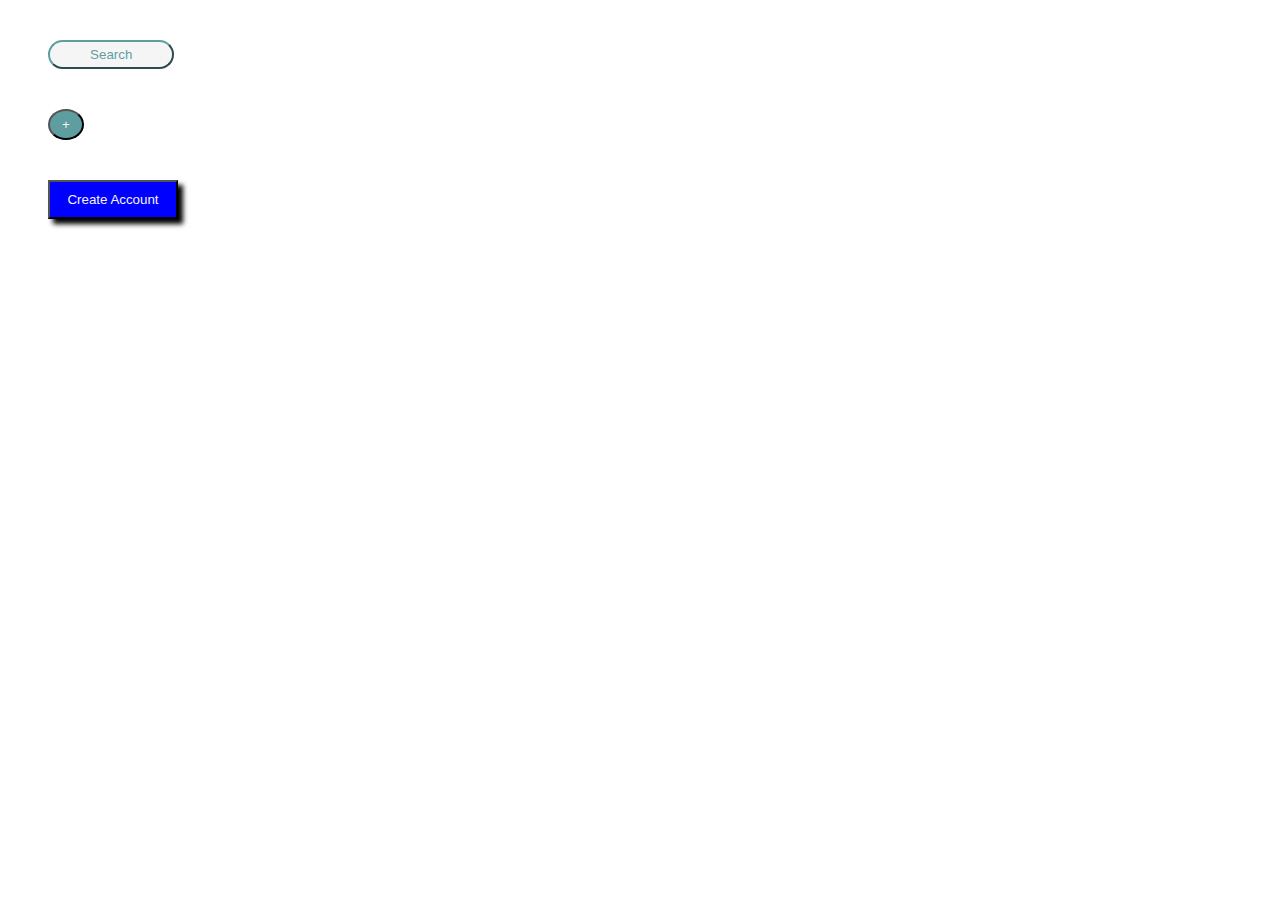
<file: ButtonUp/index.html>
<!DOCTYPE html>
<html lang="en">
<head>
    <meta charset="UTF-8">
    <meta http-equiv="X-UA-Compatible" content="IE=edge">
    <meta name="viewport" content="width=device-width, initial-scale=1.0">
    <link rel="stylesheet" href="style.css">
    <title>Button Up</title>
</head>
<body>
    <button class="width">Search</button>
    <button class="radius">+</button>
    <button class="largerWidth">Create Account</button>
    
     
</body>
</html>
</file>
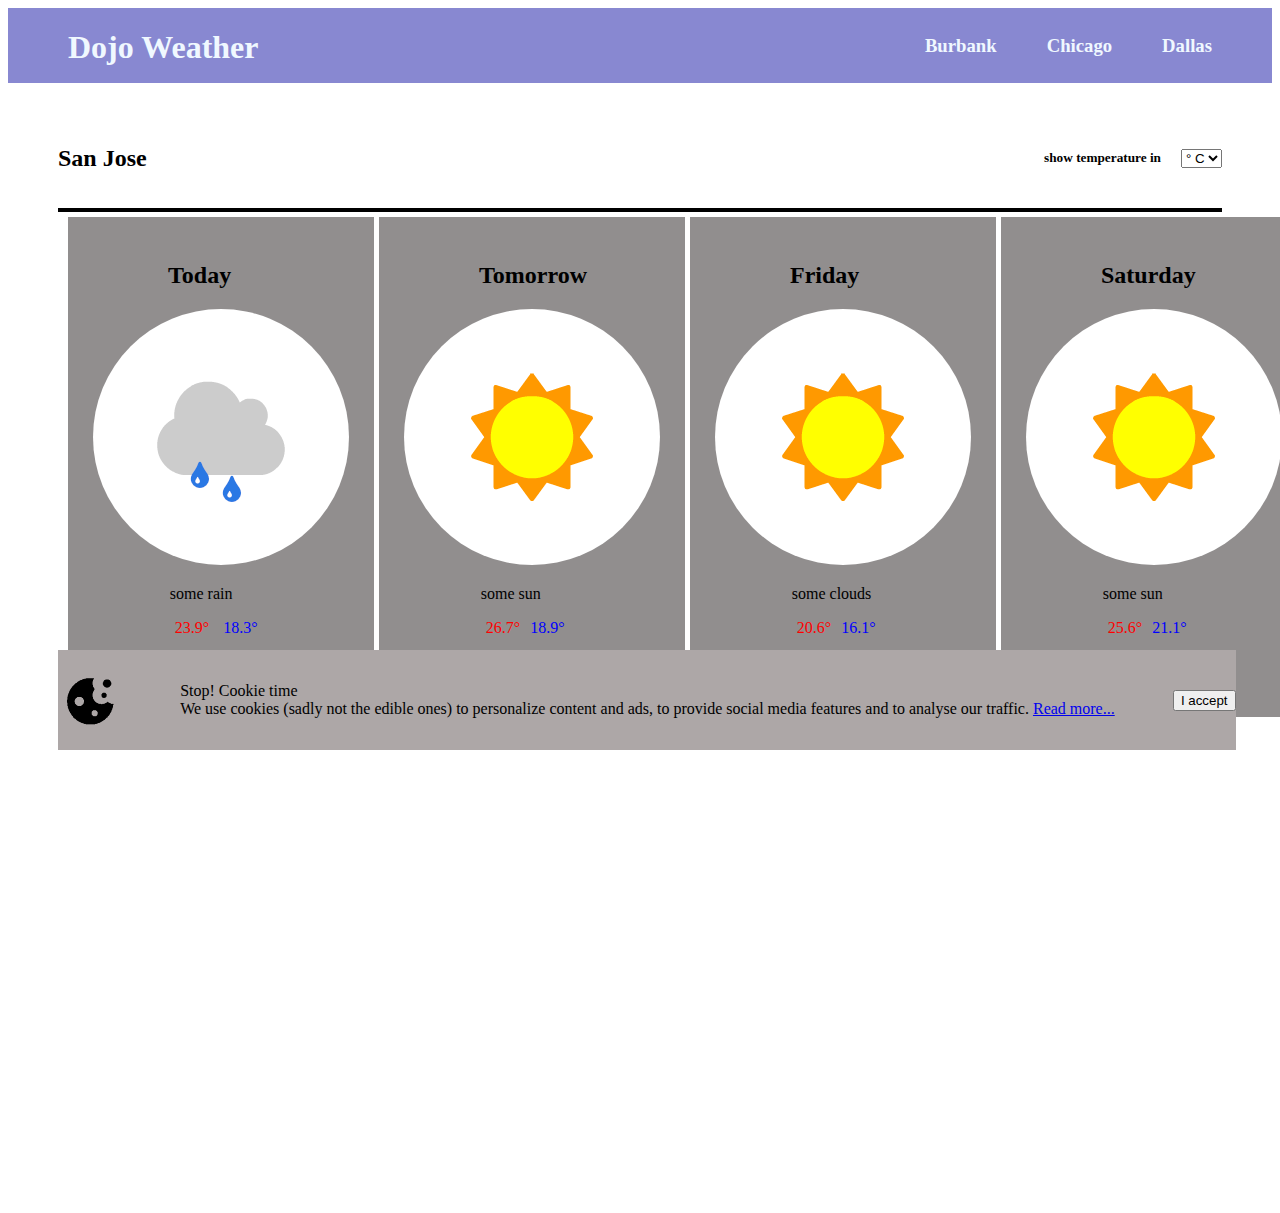
<file: DojoWeather/index.html>
<!DOCTYPE html>
<html lang="en">
<head>
    <meta charset="UTF-8">
    <meta http-equiv="X-UA-Compatible" content="IE=edge">
    <meta name="viewport" content="width=device-width, initial-scale=1.0">
    <title>Dojo Weather</title>
    <link rel="stylesheet" href="style.css">
</head>
<body>
    <div class="nav">
        <div class="navLeft">
            <h1>Dojo Weather</h1>
        </div>
        <div class="navRight">
            <h3 onclick="alertIcon()">Burbank</h3>
            <h3 onclick="alertIcon()">Chicago</h3>
            <h3 onclick="alertIcon()">Dallas</h3>
        </div>
    </div>
    <div class="container">
        <div class="title">
            <div class="leftSide">
                <h2>San Jose</h2></div>
            <div class="rightSide">
                <h5>show temperature in </h5>
                <select name="Temperature" id="temperature">
                    <option value="Celcius">&deg; C</option>
                    <option value="Farenheit">&deg; F</option>
                </select>
            </div>
        </div>
        <div class="weatherBlocks">
            <div class="Today">
                <h2>Today</h2>
                <img src="imgs/some_rain.png" alt="clouds and rain">
                <p>some rain</p>
                <p><span class = red>23.9&deg; </span><span>18.3&deg;</span></p>
            </div>
            <div class="Today">
                <h2>Tomorrow</h2>
                <img src="imgs/some_sun.png" alt="sunny">
                <p>some sun</p>
                <p><span class = red>26.7&deg;</span><span>18.9&deg;</span></p>
            </div>
            <div class="Today">
                <h2>Friday</h2>
                <img src="imgs/some_sun.png" alt="sunny">
                <p>some clouds</p>
                <p><span class = red>20.6&deg;</span><span>16.1&deg;</span></p>
            </div>
            <div class="Today">
                <h2>Saturday</h2>
                <img src="imgs/some_sun.png" alt="sunny">
                <p>some sun</p>
                <p><span class = red>25.6&deg;</span><span>21.1&deg;</span></p>
            </div>
        </div>
        <div id="cookie">
            <img src="imgs/cookie.png" alt="cookie icon">
            <p>Stop! Cookie time<br>
            We use cookies (sadly not the edible ones) to personalize content and ads, to provide social media features and to analyse our traffic. <a href="Read More">Read more...</a></p>
            <button onclick="cookieRemove()" type="text">I accept</button>
        </div>
    </div>
<script src="script.js"></script>
</body>
</html>
</file>
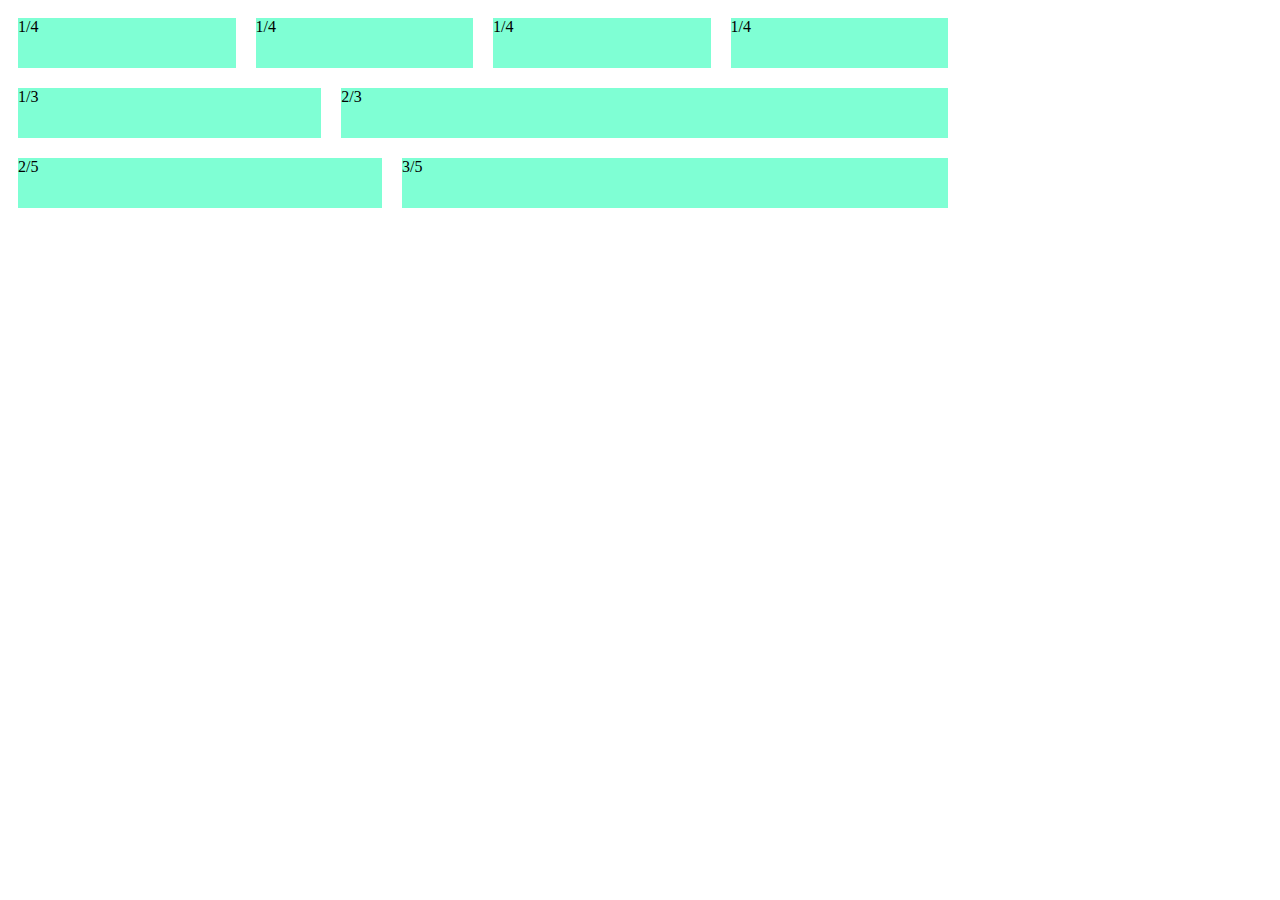
<file: FLEX-ibleColumns/index.html>
<!DOCTYPE html>
<html lang="en">
<head>
    <meta charset="UTF-8">
    <meta http-equiv="X-UA-Compatible" content="IE=edge">
    <meta name="viewport" content="width=device-width, initial-scale=1.0">
    <title>Flexible Columns</title>
    <link rel="stylesheet" href="style.css">
</head>
<body>
    <div class="row">
        <div class="col">1/4</div>
        <div class="col">1/4</div>
        <div class="col">1/4</div>
        <div class="col">1/4</div>
    </div>
    <div class="row">
        <div class="col1">1/3</div>
        <div class="col2">2/3</div>
    </div>
    <div class="row">
        <div class="col2">2/5</div>
        <div class="col3">3/5</div>
    </div>
</body>
</html>
</file>
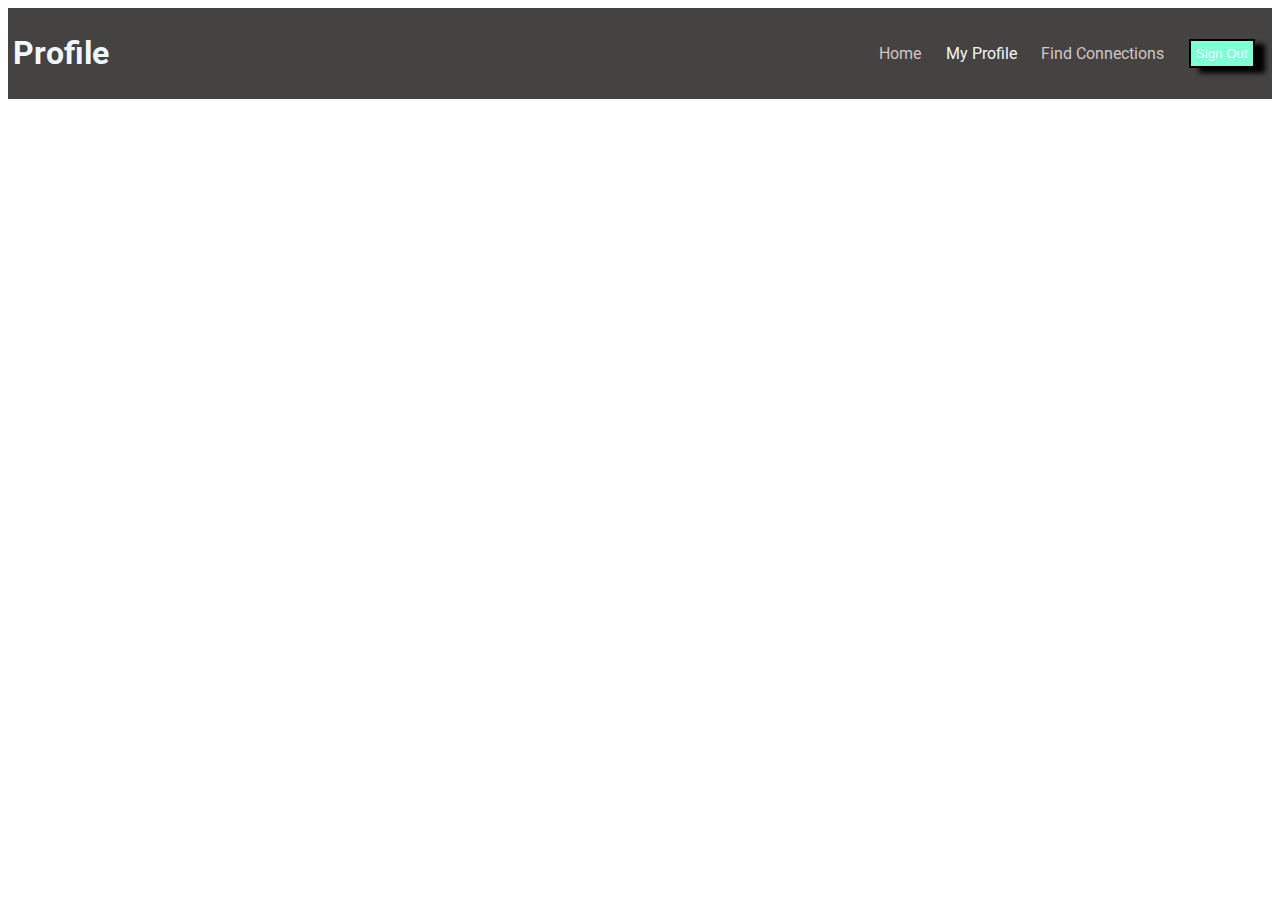
<file: FlexNavbar/index.html>
<!DOCTYPE html>
<html lang="en">
<head>
    <meta charset="UTF-8">
    <meta http-equiv="X-UA-Compatible" content="IE=edge">
    <meta name="viewport" content="width=device-width, initial-scale=1.0">
    <link rel="preconnect" href="https://fonts.gstatic.com">
    <link href="https://fonts.googleapis.com/css2?family=Roboto&display=swap" rel="stylesheet">
    <title>FlexNavbar</title>
    <link rel="stylesheet" href="style.css">
</head>
<body>
    <div class="nav">
        <span>
            <h1 class="nav-title">Profile</h1>
        </span>
        <ul class="nav-links">
            <li><a href="#">Home</a></li>
            <li id= "white"><a href="#" class="active">My Profile</a></li>
            <li><a href="#">Find Connections</a></li>
            <li><button class="btn">Sign Out</button></li>
        </ul>
    </div>
</body>
</html>
</file>
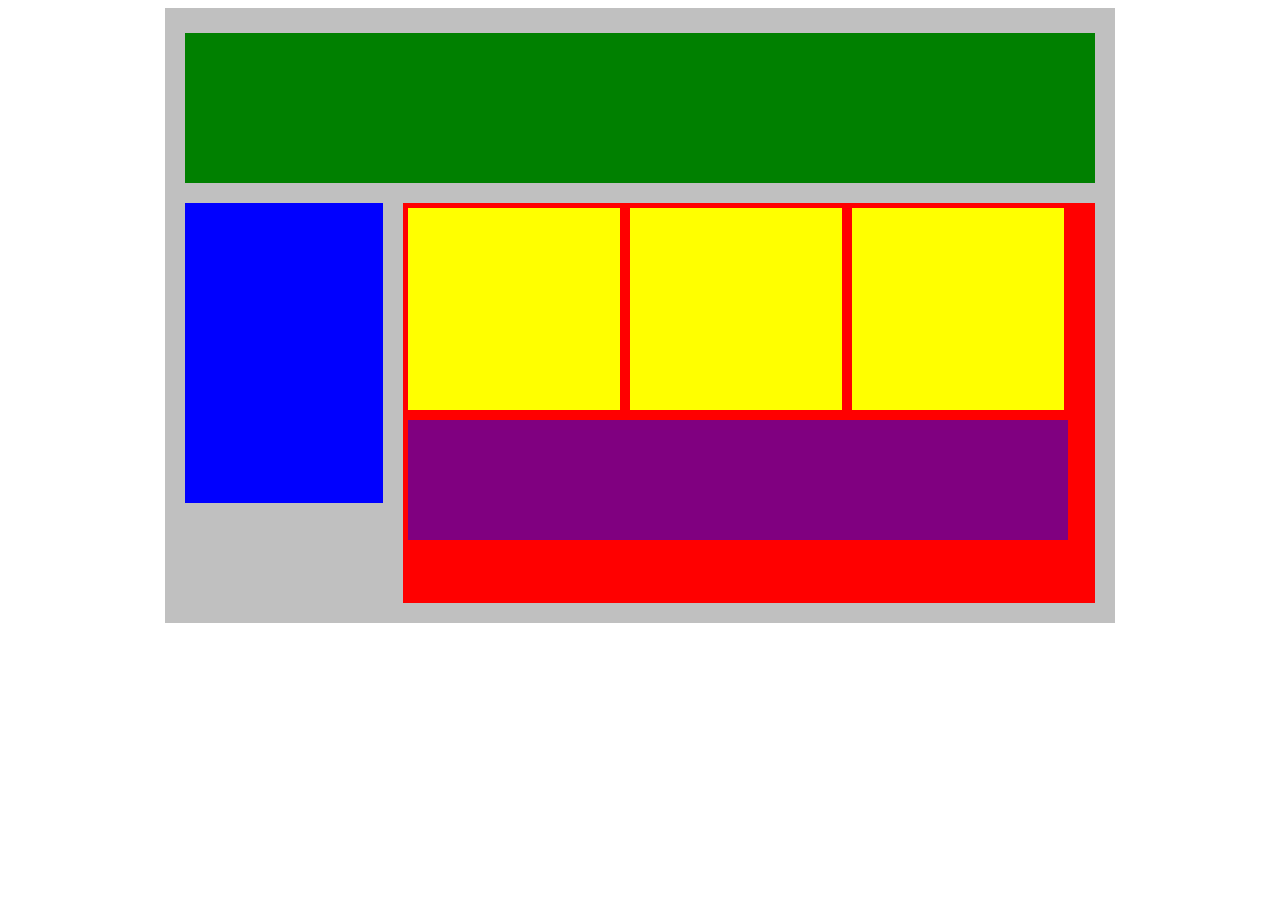
<file: FlexOurBlocks/index.html>
<!DOCTYPE html>
<html lang="en">
<head>
    <meta charset="UTF-8">
    <meta http-equiv="X-UA-Compatible" content="IE=edge">
    <meta name="viewport" content="width=device-width, initial-scale=1.0">
    <title>Flex our Blocks</title>
    <link rel="stylesheet" href="style.css">
</head>
<body>
    <div class="container">
        <div class="top-nav"></div>
        <div class="row">
            <div class="side-nav"></div>
            <div class="main">
                <div class="row">
                    <div class="sub-content"></div>
                    <div class="sub-content"></div>
                    <div class="sub-content"></div>
                </div>
                <div id="advertisement"></div>
            </div>
        </div>
    </div>
</body>
</html>
</file>
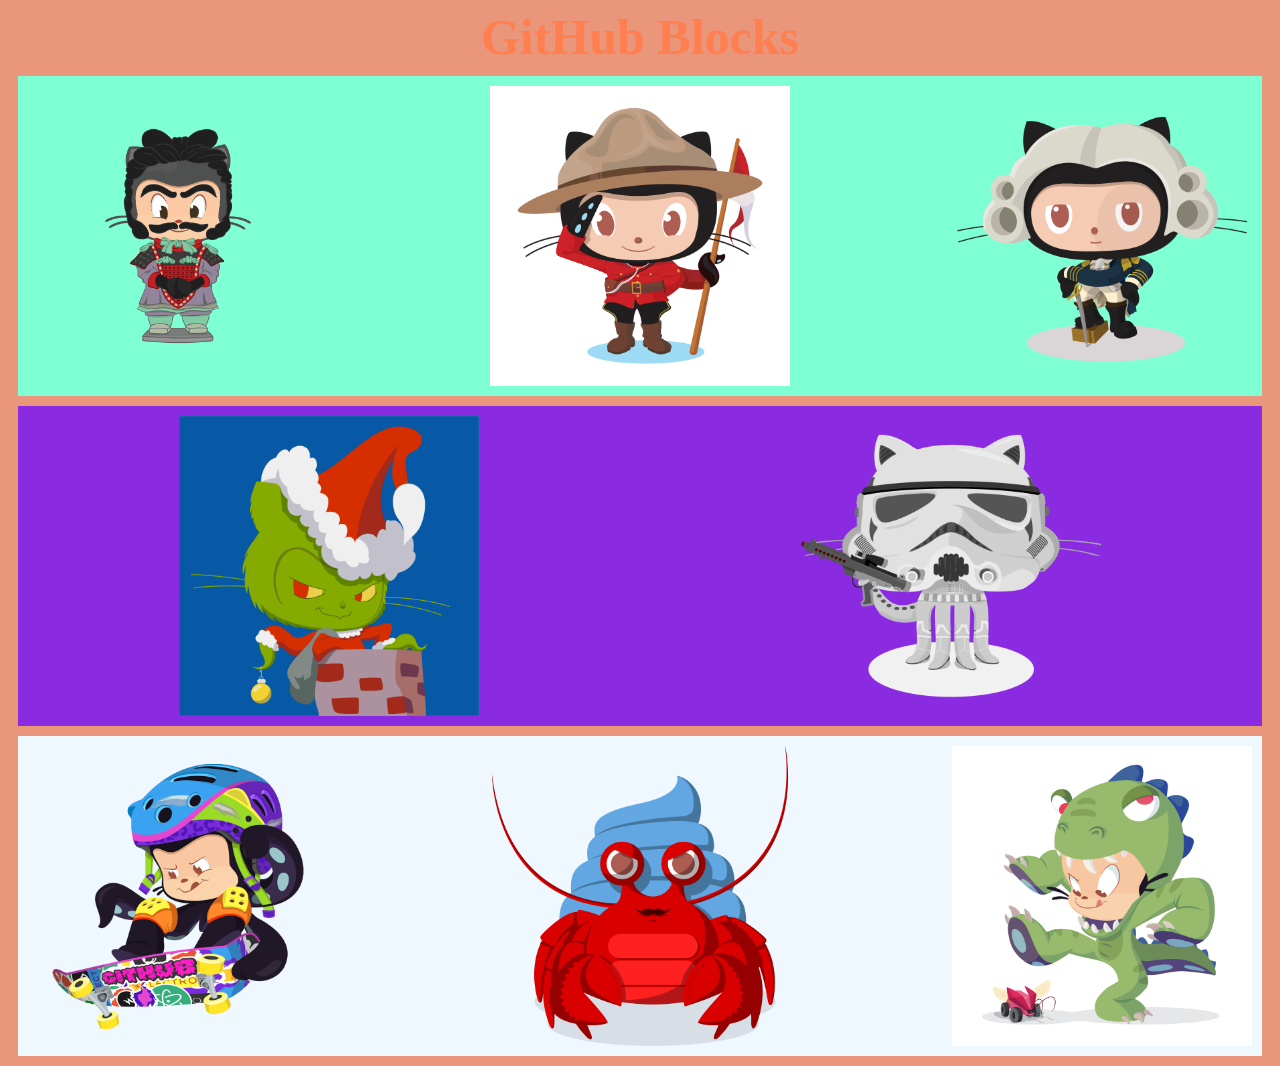
<file: GitHubBlocks/index.html>
<!DOCTYPE html>
<html lang="en">
<head>
    <meta charset="UTF-8">
    <meta http-equiv="X-UA-Compatible" content="IE=edge">
    <meta name="viewport" content="width=device-width, initial-scale=1.0">
    <title>GitHub Blocks</title>
    <link rel="stylesheet" href="style.css">
</head>
<body>
    <h1>GitHub Blocks</h1>
    <div class= "main">
        <img src="imgs/Terracottocat_Single.png" alt="Terracottaocat">
        <img src="imgs/mountietocat.png" alt="Mountietocat">
        <img src="imgs/foundingfather_v2.png" alt="Foundingfather">
    </div>
    <div class="main1">
        <img src="imgs/grinchtocat.gif" alt="Grinchtocat">
        <img src="imgs/stormtroopocat.png" alt="Stormtroopocat">
    </div>
    <div class="main2">
        <img src="imgs/skatetocat.png" alt="Skatetocat">
        <img src="imgs/herme-t-crabb.png" alt="herme-t-crabb">
        <img src="imgs/dinotocat.png" alt="Dinotocat">
    </div>
</body>
</html>
</file>
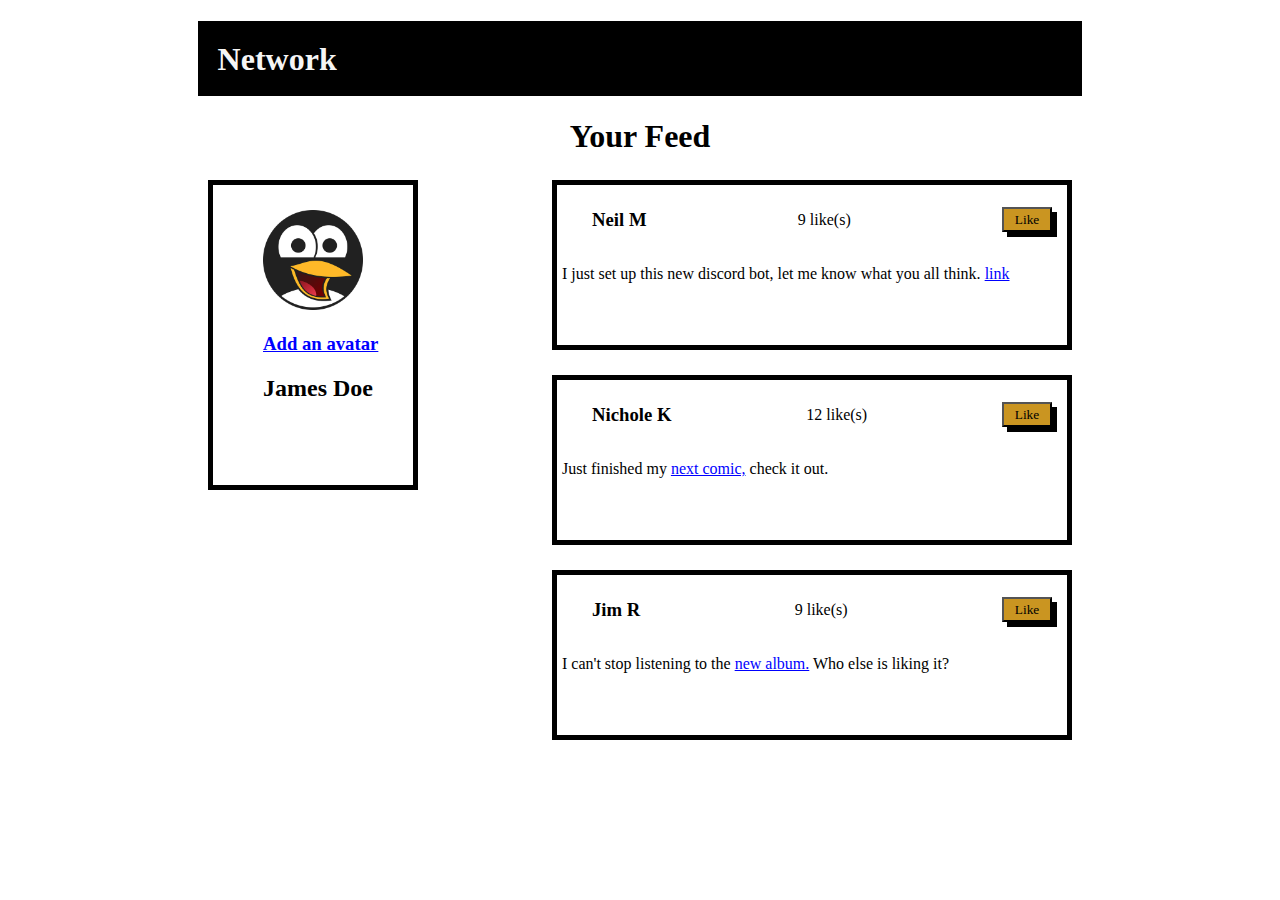
<file: LikingLikes/index.html>
<!DOCTYPE html>
<html lang="en">
<head>
    <meta charset="UTF-8">
    <meta http-equiv="X-UA-Compatible" content="IE=edge">
    <meta name="viewport" content="width=device-width, initial-scale=1.0">
    <title>Liking Likes</title>
    <link rel="stylesheet" href="style.css">
</head>
<body>
    <div class = nav>
        <h1>Network</h1>
    </div>
    <h1 class="title">Your Feed</h1>
    <div class="container">
        <div class = "leftBox">
           <img src="imgs/avatarPenguin.png" alt="Penguin Avatar">
           <h3 class="blue">Add an avatar</h3>
           <h2>James Doe</h2>
        </div>
        <div class="wrappper">
            <div class="rightBox">
                <div class="flexing">
                    <h3>Neil M</h3>
                    <p id="amount1">9 like(s)</p>
                    <button id="button" onclick="like1()" type="button">Like</button>
                </div>
                <p>I just set up this new discord bot, let me know what you all think. <span>link</span></p>
                </div>
            <div class="rightBox">
                <div class="flexing">
                    <h3>Nichole K</h3>
                    <p id="amount2">12 like(s)</p>
                    <button id="button" onclick="like2()" type="button">Like</button>
                </div>
                <p>Just finished my <span>next comic,</span> check it out.</p>
            </div>
            <div class="rightBox">
                <div class="flexing">
                    <h3>Jim R</h3>
                    <p id="amount3">9 like(s)</p>
                    <button id="button" onclick="like3()" type="button">Like</button>
                </div>
                <p>I can't stop listening to the <span>new album.</span> Who else is liking it?</p>
        </div>
    </div>
<script src="script.js"></script>
</body>
</html>
</file>
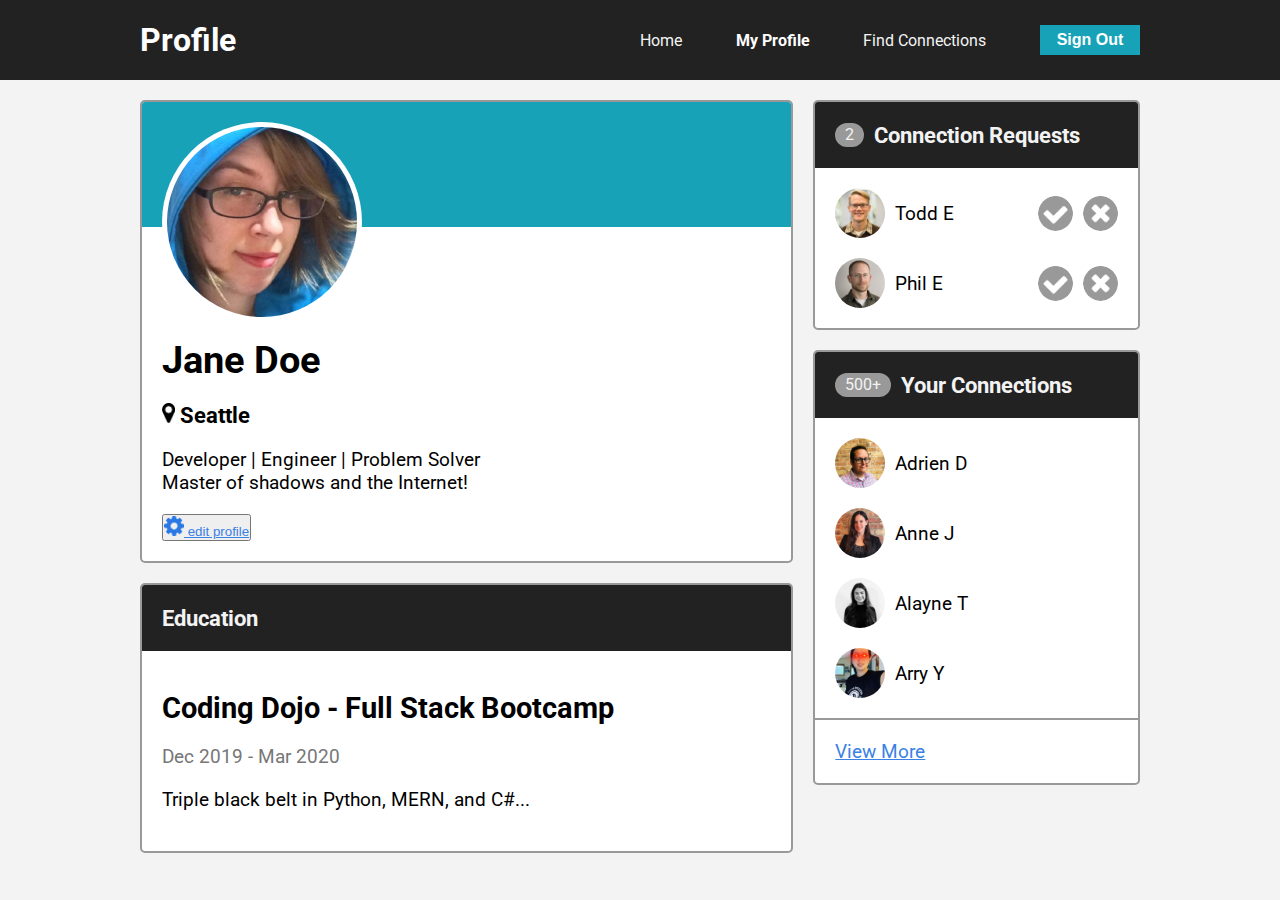
<file: MakingConnections/index.html>
<!DOCTYPE html>
<html lang="en">
<head>
    <meta charset="UTF-8">
    <meta name="viewport" content="width=device-width, initial-scale=1.0">
    <title>Profile Page</title>
    <link rel="stylesheet" href="style.css">
    <link rel="preconnect" href="https://fonts.gstatic.com">
    <link href="https://fonts.googleapis.com/css2?family=Roboto&display=swap" rel="stylesheet">
</head>
<body>

    <!-- navbar -->
    <div class="nav">
        <div class="flex-container">
            <h1 class="nav-title">Profile</h1>
            <ul class="nav-links">
                <li><a href="#">Home</a></li>
                <li><a href="#" class="active">My Profile</a></li>
                <li><a href="#">Find Connections</a></li>
                <li><button class="btn">Sign Out</button></li>
            </ul>
        </div>
    </div>

    <!-- main -->
    <div class="flex-container main">

        <!-- 2/3 width column -->
        <div class="col-2">

            <!-- user info card -->
            <div class="card user-card">
                <div class="card-header">
                    <img src="images/jane-m.jpg" alt="jane" class="avatar-m">
                </div>
                <div class="card-body">
                    <h1 id="name">Jane Doe</h1>
                    <h3><img src="icons/map-marker.png" alt="pin" class="icon-s"> Seattle</h3>
                    <p>Developer | Engineer | Problem Solver<br>
                    Master of shadows and the Internet!</p>
                    <button onclick="changeName()"><a href="#"><img src="icons/gear.png" alt="gear" class="icon-s"> edit profile</a></button>
                </div>
            </div>

            <!-- user education card -->
            <div class="card">
                <div class="card-header">
                    <h3>Education</h3>
                </div>
                <div class="card-body">
                    <h2>Coding Dojo - Full Stack Bootcamp</h2>
                    <p class="dates">Dec 2019 - Mar 2020</p>
                    <p>Triple black belt in Python, MERN, and C#...</p>
                </div>
            </div>

        </div>

        <!-- 1/3 width column -->
        <div class="col-1">

            <!-- connection requests card -->
            <div class="card">
                <div class="card-header">
                    <span class="badge">2</span>
                    <h3>Connection Requests</h3>
                </div>
                <ul class="card-list">
                    <li class="card-list-item">
                        <span id="clear">
                            <img src="images/todd-s.jpg" alt="todd" class="avatar-s">
                            Todd E
                        </span>
                        <span>
                            <img onclick="removeUser()" src="icons/accept-circle.png" alt="accept" class="icon">
                            <img onclick="removeUser()" src="icons/close-circle.png" alt="close" class="icon">
                        </span>
                    </li>
                    <li class="card-list-item">
                        <span id="clear1">
                            <img src="images/phil-s.jpg" alt="phil" class="avatar-s">
                            Phil E
                        </span>
                        <span>
                            <img onclick="removeUser1()" src="icons/accept-circle.png" alt="accept" class="icon">
                            <img onclick="removeUser1()" src="icons/close-circle.png" alt="close" class="icon">
                        </span>
                    </li>
                </ul>
            </div>

            <!-- your connections card -->
            <div class="card">
                <div class="card-header">
                    <span class="badge">500+</span>
                    <h3>Your Connections</h3>
                </div>
                <ul class="card-list">
                    <li class="card-list-item start">
                        <img src="images/adrien-s.jpg" alt="adrien" class="avatar-s">
                        Adrien D
                    </li>
                    <li class="card-list-item start">
                        <img src="images/anne-s.jpg" alt="anne" class="avatar-s">
                        Anne J
                    </li>
                    <li class="card-list-item start">
                        <img src="images/alayne-s.jpg" alt="alayne" class="avatar-s">
                        Alayne T
                    </li>
                    <li class="card-list-item start">
                        <img src="images/arry-s.jpg" alt="arry" class="avatar-s">
                        Arry Y
                    </li>
                </ul>
                <div class="card-footer">
                    <a href="#">View More</a>
                </div>
            </div>

        </div>
    </div>

    <script src="script.js"></script>
</body>
</html>
</file>
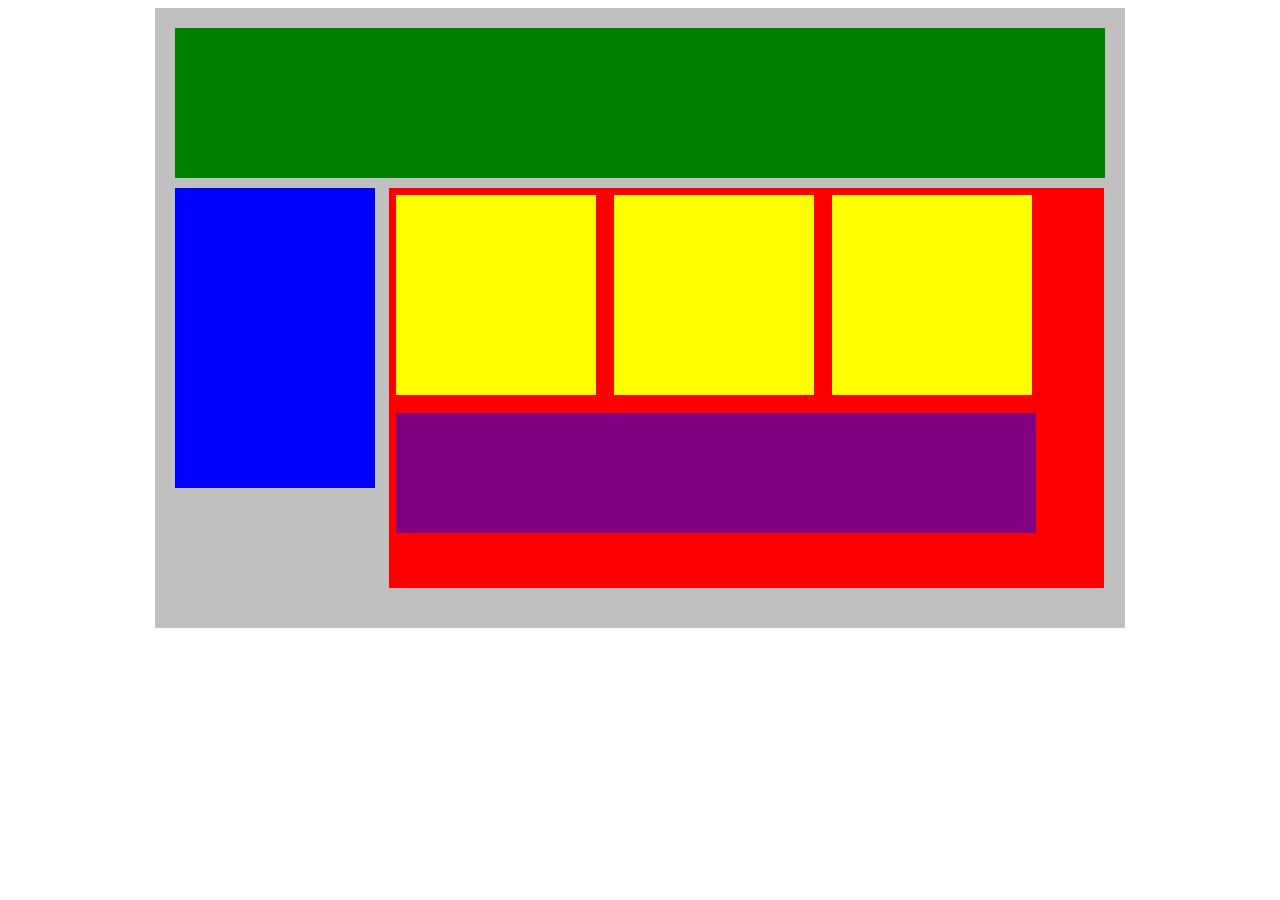
<file: PlottingOurBlocks/index.html>
<!DOCTYPE html>
<html lang="en">
<head>
    <meta charset="UTF-8">
    <meta http-equiv="X-UA-Compatible" content="IE=edge">
    <meta name="viewport" content="width=device-width, initial-scale=1.0">
    <title>Plotting Our Blocks</title>
    <link rel="stylesheet" href="style.css">
</head>
<body>
    <div class="container">
        <div class="top-nav"></div>
        <div class="side-nav"></div>
        <div class="main">
            <div class="sub-content"></div>
            <div class="sub-content"></div>
            <div class="sub-content"></div>
            <div id="advertisement"></div>
        </div>
    </div>
</body>
</html>
</file>
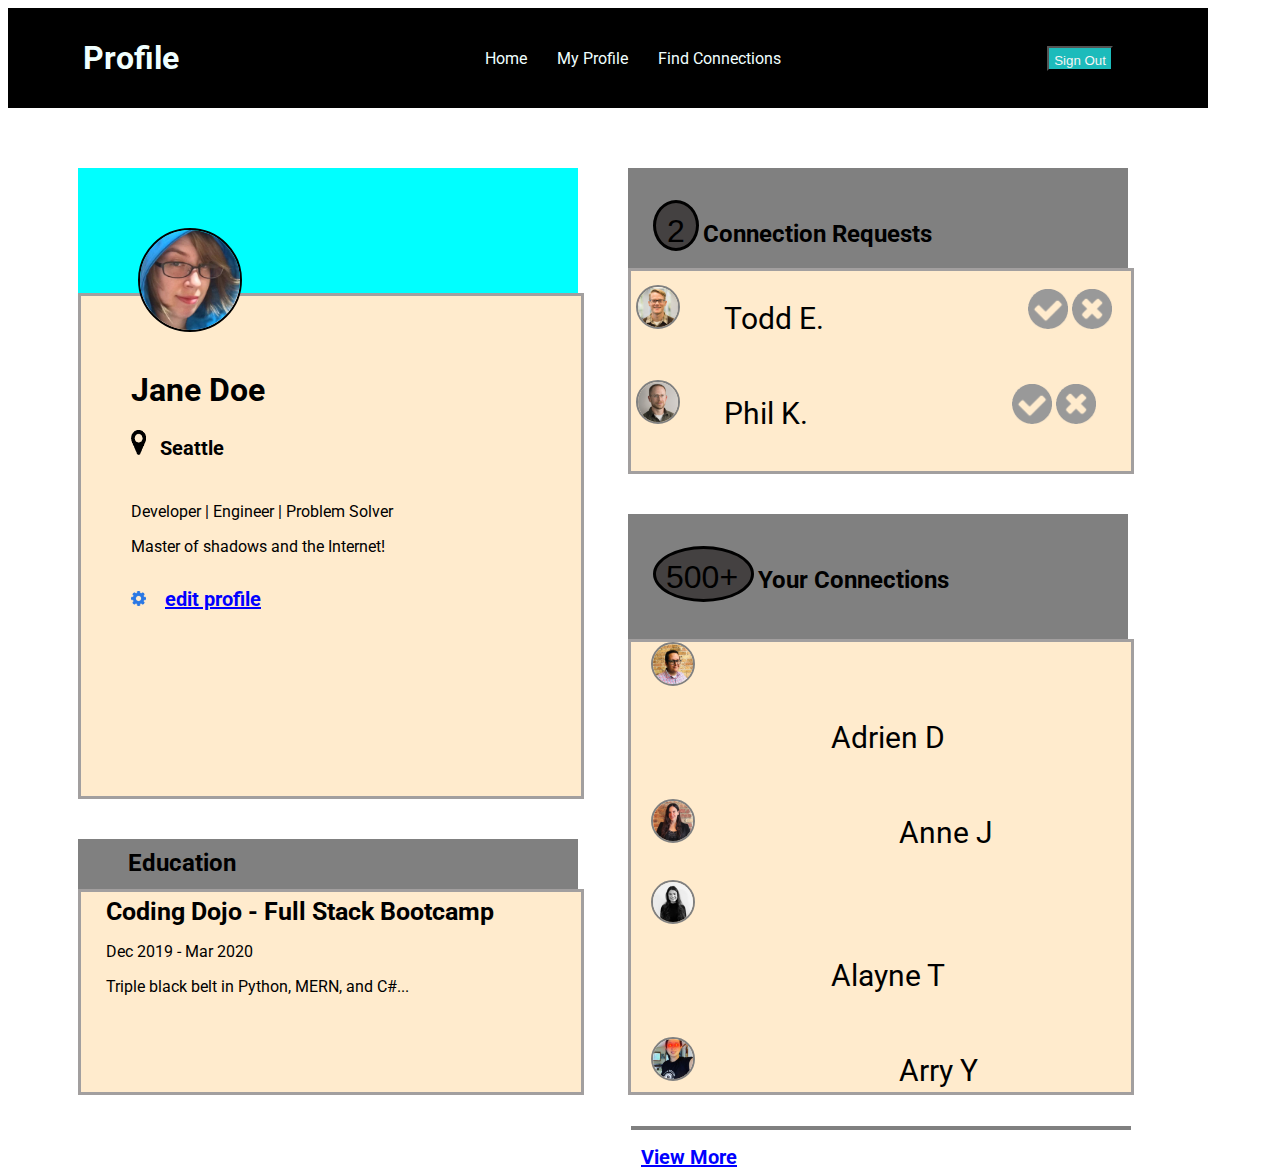
<file: ProfilePage/index.html>
<!DOCTYPE html>
<html lang="en">
<head>
    <meta charset="UTF-8">
    <meta http-equiv="X-UA-Compatible" content="IE=edge">
    <meta name="viewport" content="width=device-width, initial-scale=1.0">
    <link rel="preconnect" href="https://fonts.gstatic.com">
    <link href="https://fonts.googleapis.com/css2?family=Roboto:ital@1&display=swap" rel="stylesheet">
    <title>ProfilePage</title>
    <link rel="stylesheet" href="style.css">
</head>
<body>
    <div class="nav">
        <h1>Profile</h1>
        <ul class="list">
            <li>Home</li>
            <li>My Profile</li>
            <li>Find Connections</li>
        </ul>
        <Button class="button">Sign Out</Button>
    </div>
    <div id="container">
        <!-- id "containers" contains all elements below the nav together -->
        <div class="wrapper">
            <!-- class "wrapper" wraps main and main2 vertically together on left side-->
            <div class="banner">
                <img src="images/jane-m.jpg" alt="Jane Doe" height="100px" width="100px">
            </div>
            <div class="main">
                <h1>Jane Doe</h1>
                <img src="icons/map-marker.png" alt="map-marker icon" height="25px" width="15px">
                <h4>Seattle</h4>
                <p>Developer | Engineer | Problem Solver</p>
                <p>Master of shadows and the Internet!</p>
                <img src="icons/gear.png" alt="gear icon" width="15px" height="15px">
                <h5>edit profile</h5>
            </div>
            <div class="banner2">
                <h2>Education</h2>
            </div>
            <div class="main2">
                <h1>Coding Dojo - Full Stack Bootcamp</h1>
                <p>Dec 2019 - Mar 2020</p>
                <p>Triple black belt in Python, MERN, and C#...</p>
            </div>
        </div>
        <div class = wrapper2>
            <!-- class "wrapper" wraps main3 and main4 vertically together on right side -->
            <div class="banner3">
                <p class="circle">2</p>
                <h2>Connection Requests</h2>
            </div>
            <div class="main3">
                <img class="Picture" src="images/todd-s.jpg" alt="Todd E" height="15px" width="15px">
                <p>Todd E.</p>
                <img src="icons/accept-circle.png" alt="check mark" height="15px" width="15px">
                <img src="icons/close-circle.png" alt="close-circle" height="15px" width="15px">
                <img class="Picture" src="images/phil-s.jpg" alt="Phil K" height="15px" width="15px">
                <p> Phil  K. </p>
                <img src="icons/accept-circle.png" alt="check mark" height="15px" width="15px">
                <img src="icons/close-circle.png" alt="close-circle" height="15px" width="15px">
            </div>
            <div class="banner4">
                <p class="circle1">500+</p>
                <h2>Your Connections</h2>
            </div>
            <div class="main4">
                <img class="Picture" src="images/adrien-s.jpg" alt="Adrien D" height="15px" width="15px">
                <p>Adrien D</p>
                <img class="Picture" src="images/anne-s.jpg" alt="Anne J" height="15px" width="15px">
                <p> Anne J</p>
                <img class="Picture" src="images/alayne-s.jpg" alt="Alayne T" height="15px" width="15px">
                <p>Alayne T</p>
                <img class="Picture" src="images/arry-s.jpg" alt="Arry Y" height="15px" width="15px">
                <p> Arry Y</p>
                <hr>
                <h5>View More</h5>
            </div>
        </div>
    </div>
</body>
</html>
</file>
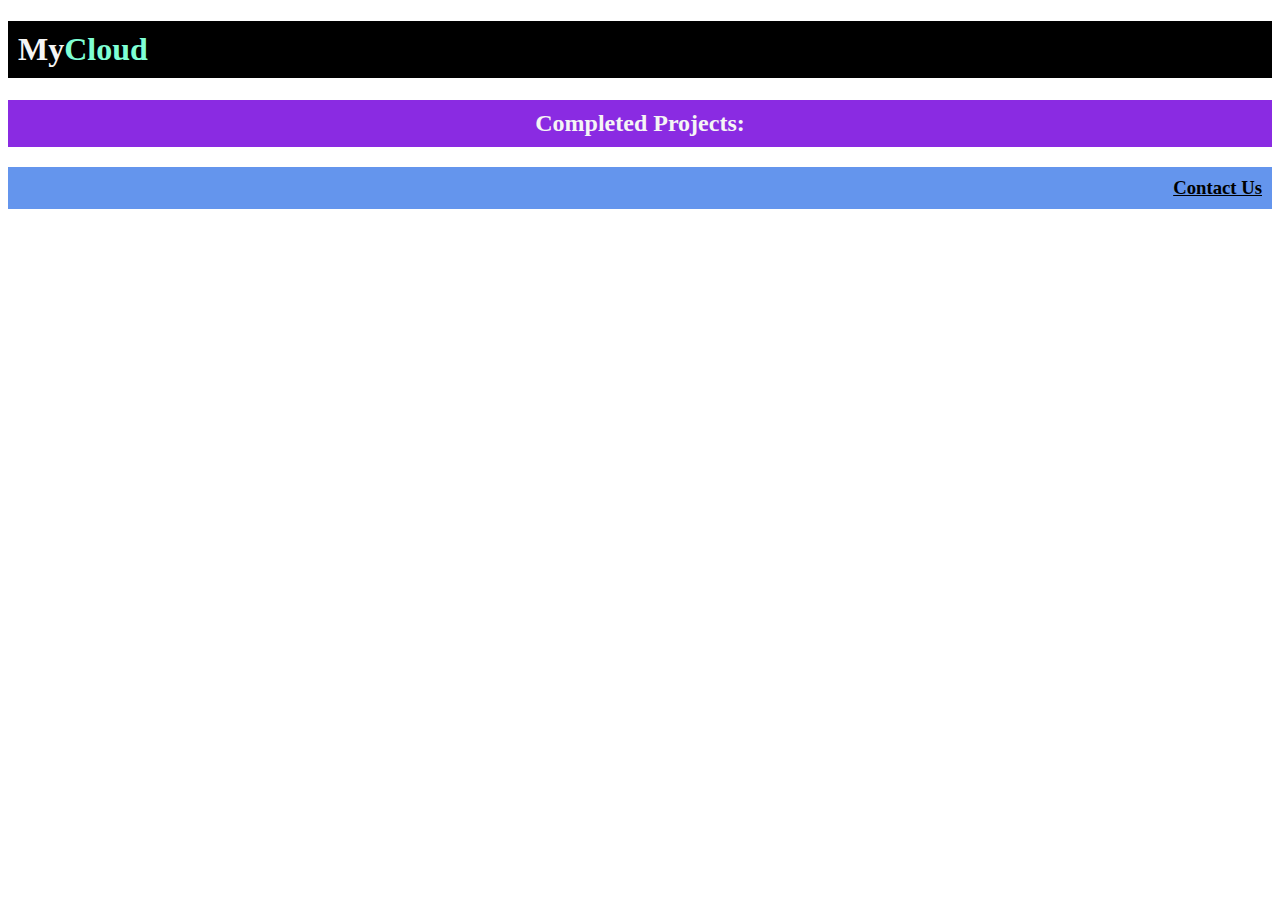
<file: TextStyling/index.html>
<!DOCTYPE html>
<html lang="en">
<head>
    <meta charset="UTF-8">
    <meta http-equiv="X-UA-Compatible" content="IE=edge">
    <meta name="viewport" content="width=device-width, initial-scale=1.0">
    <link rel="stylesheet" href="style.css">
    <title>Text Styling</title>
</head>
<body>
    <h1>My<span>Cloud</span></h1>
    <h2>Completed Projects:</h2>
    <h3>Contact Us</h3>
</body>
</html>
</file>
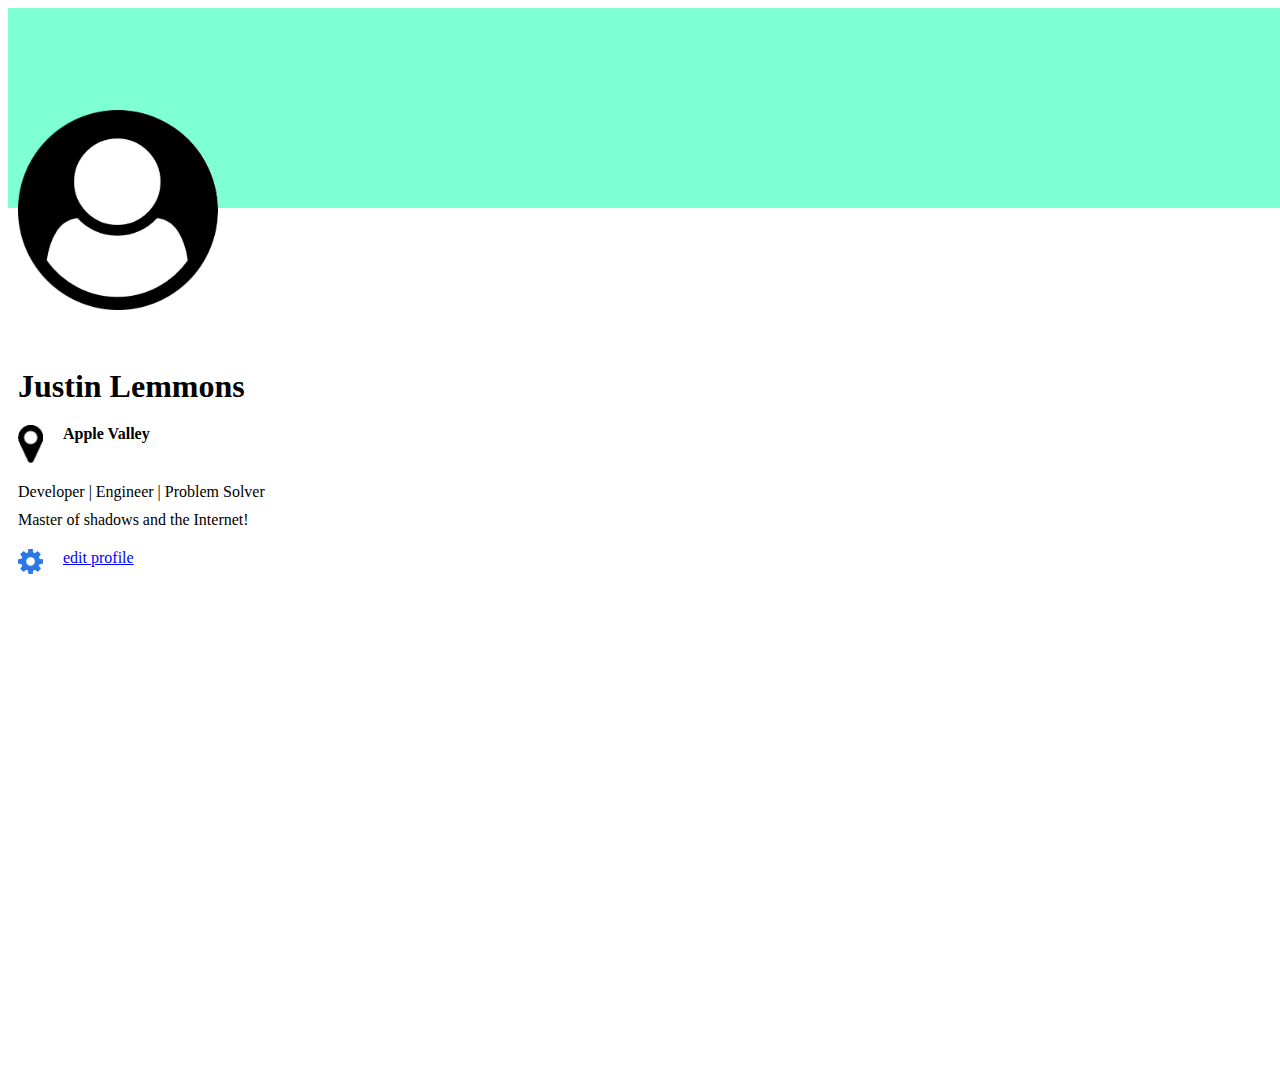
<file: UserCard/index.html>
<!DOCTYPE html>
<html lang="en">
<head>
    <meta charset="UTF-8">
    <meta http-equiv="X-UA-Compatible" content="IE=edge">
    <meta name="viewport" content="width=device-width, initial-scale=1.0">
    <title>User Card</title>
    <link rel="stylesheet" href="style.css">
</head>
<body>
    <div class = "container">
        <div id="profile">
            <img class = "absolute"src="icons/user-circle.png" alt="icon of profile">
        </div>
        <div class="main">
            <h1>Justin Lemmons</h1>
            <div class="city">
                <img src="icons/map-marker.png" alt="map marker">
                <p><strong>Apple Valley</strong></p>
            </div>
            <p>Developer | Engineer | Problem Solver </p>
            <p>Master of shadows and the Internet!</p>
            <div class="city">
                <img src="icons/gear.png" src="gear icon">
                <p class="color">edit profile</p>
            </div>
        </div>
    </div>
</body>
</html>
</file>
<file: ButtonUp/style.css>
button{
    display: block;
    margin: 40px; 
}

.width{
   border-radius: 25px;
   width: 10%;
   padding-top: 5px;
   padding-bottom: 5px;
   color: cadetblue;
   border-color:cadetblue;
   background-color: whitesmoke;
}

.radius{
    border-radius: 50%;
    padding: 6px 12px;
    background-color: cadetblue;
    color: whitesmoke;
}

.largerWidth{
    width: 130px;
    color: whitesmoke;
    background-color: blue;
    padding: 10px;
    box-shadow: 5px 5px 5px black;
    
}
</file>
<file: DojoWeather/style.css>
.nav{
    width: 100%; 
    height: 75px; 
    background-color: rgb(136, 136, 209);
    display: flex;
    justify-content: space-between;
}
.nav h1{
    margin-left: 60px; 
    color: aliceblue;
}
.navRight{
    display: flex;
    margin-right: 60px; 
    align-items: center;
}
.navRight h3{
    padding-left: 50px; 
    color: aliceblue;
}
.container{
    width: auto;
    height: 1080px; 
    margin: 25px 50px; 
}
.title{
    height: 100px; 
    border-bottom: 4px solid black;
    display: flex;
    justify-content: space-between;
    align-items: center;
    
}
#temperature{
    height: 50%; 
    
}
.rightSide{
    display: flex;
    align-items: center;
    
}
.rightSide h5{
    padding-right: 20px; 
}
.weatherBlocks{
    height: 500px;
    display: flex;
    padding: 5px; 
}
.Today{
    width: 100%; 
    padding: 25px; 
    background-color: rgb(145, 142, 142);
    margin-left: 5px; 
    
}
.Today h2{
    padding-left: 75px; 
}
.Today img{
    border-radius: 50%;
}
.Today p{
    padding-left: 30%; 
}
.red{
    color: red;
}
span{
    color: blue;
    padding: 5px; 
}

#cookie{
    height: 100px; 
    width: 92%; 
    background-color: rgb(173, 167, 167); 
    display: flex;
    justify-content: space-between;
    align-items: center;
    position: absolute;
    top: 650px; 

}
.cookie button{
    height: 30%; 
    padding: 0px 30px; 
}
</file>
<file: FLEX-ibleColumns/style.css>
.row{
    width: 950px; 
    display: flex;   
}

.col{
    background-color: aquamarine;
    width: 200px; 
    height: 50px; 
    margin: 10px; 
    flex: 1;
}

.col1{
    background-color: aquamarine;
    width: 200px; 
    height: 50px; 
    margin: 10px; 
    flex: 1; 
}

.col2{
    background-color: aquamarine;
    width: 200px; 
    height: 50px; 
    margin: 10px; 
    flex: 2; 
}
.col3{
    background-color: aquamarine;
    width: 200px; 
    height: 50px; 
    margin: 10px; 
    flex: 3; 
}
</file>
<file: FlexNavbar/style.css>
.nav{
    display: flex;
    justify-content: space-between;
    background-color: rgb(69, 66, 66);
    text-align: center;
    padding: 5px; 
    font-family: 'Roboto', sans-serif;
}


.nav-links{
    width: 400px; 
    display: flex; 
    justify-content: space-around;
    align-items: center;
}

.nav-links > li{
    list-style-type: none;
}

.nav-links > li a{
    text-decoration: none;
    color: rgb(208, 197, 197);
}
span{
    color: aliceblue;
}
#white a{
    color: aliceblue;
}

.btn{
    background-color:aquamarine; 
    color: aliceblue;
    box-shadow: 10px 5px 5px black;
    border: 2px solid black;
    padding: 5px; 
    
}
</file>
<file: FlexOurBlocks/style.css>
.container{
    width: 950px;
    background-color: silver;
    margin: 0px auto;
    padding-top: 5px;
}
.top-nav {
    height: 150px;
    background-color: green;
    margin: 20px;
}
.side-nav {
    height: 300px;
    width: 200px;
    background-color: blue;
    margin-left: 20px;
    margin-right: 20px; 
    
}
.main {
    height: 400px;
    width: 700px;
    background-color: red;
    margin-right: 20px; 
    margin-bottom: 20px;
    
    
}
.sub-content {
    height: 200px;
    width: 210px;
    background-color: yellow;
    margin: 5px; 
    padding: 1px;
    
}
#advertisement {
    height: 120px;
    width: 660px;
    background-color: purple;
    margin: 5px; 
}
.row {
    display: flex;
}
</file>
<file: GitHubBlocks/style.css>
body{
    background-color:darksalmon
}

h1{
    text-align: center;
    font-size: 50px;
    color:coral;
    margin: 0px; 
}

.main{
    background-color: aquamarine;
    display: flex;
    justify-content: space-between;
    margin: 10px; 
}

.main > img{ 
    width: 300px; 
    color: aquamarine;
    padding: 10px;
}

.main1{
    background-color:blueviolet;
    display: flex;
    justify-content: space-around;
    margin: 10px; 
}

.main1 > img{
    width: 300px; 
    padding: 10px; 
}

.main2{
    background-color:aliceblue;
    display: flex;
    justify-content: space-between;
    margin: 10px; 

}
 .main2 > img{
     width: 300px;
     padding: 10px;
 }
</file>
<file: LikingLikes/style.css>
*{
    font-family: Cambria, Cochin, Georgia, Times, 'Times New Roman', serif;
}
.nav{
    width: 70%; 
    height: 75px; 
    background-color: black; 
    color: whitesmoke;
    margin: auto; 

}
.nav h1{
    padding: 20px; 

}

.title{
    text-align: center;

}
.container{
   display: flex;
   justify-content: space-between;
   margin: 25px 200px; 

}
.leftBox{
    height: 300px; 
    width: 200px; 
    align-items: center;
    border: 5px solid black;
    

}
.leftBox img{
    width: 100px; 
    height: 100px; 
    margin-left: 50px; 
    margin-top: 25px; 
    
}
.blue{
    color: blue;
    text-decoration: underline;
    margin-left: 50px; 

}
h2{
    margin-left: 50px; 
    
}
.rightBox{
    height: 150px; 
    width: 500px; 
    border: 5px solid black;
    padding: 5px; 
    margin-bottom: 25px; 
    
}
span{
    color: blue;
    text-decoration: underline;

}
.flexing{
    display: flex;
    justify-content: space-between;
    align-items: center;
    padding-left: 30px; 

}
#button{
    background-color: rgb(202, 149, 33); 
    font-weight: 400;
    box-shadow: 5px 5px black;
    height: 25px; 
    width: 50px;  
    margin-right: 10px; 

}
.wrapper{
    display: flex;
    flex-direction: column;

}
</file>
<file: PlottingOurBlocks/style.css>
.container{
    width: 950px;
    background-color: silver;
    margin: 0px auto;
    padding: 10px;
}
.top-nav {
    height: 150px;
    background-color: green;
    margin: 10px;
}
.side-nav {
    height: 300px;
    width: 200px;
    background-color: blue;
    display:inline-block;
    margin: 0px 10px; 
    vertical-align: top;
}
.main {
    height: 400px;
    width: 715px;
    background-color: red;
    display:inline-block;
    margin-bottom: 30px;
}
.sub-content {
    height: 200px;
    width: 200px;
    background-color: yellow;
    display: inline-block;
    margin: 7px; 
}
#advertisement {
    height: 120px;
    width: 640px;
    background-color: purple;
    margin: 7px; 
}
</file>
<file: ProfilePage/style.css>
body{
    width: 1200px;
    height: auto; 
    font-family: 'Roboto', sans-serif;
}
.nav{
    background-color: black;
    color: azure;
    height: 100px;
    display: flex;
    justify-content: space-between;
    align-items: center;

}
h1{
    margin-left: 50px; 
    padding-left: 25px;
}
.list{
    display: flex;
}
ul > li{
    list-style-type: none;
    padding: 15px; 
}
.button{
    height: 25px; 
    padding: 5px; 
    margin-right: 95px;  
    background-color: rgb(28, 187, 187);
    color: whitesmoke;
}
#container{
    display: inline-block;
    margin: 10px 50px; 
}
.wrapper{
    display: inline-block;
    margin: 10px; 
    vertical-align: top;
    
}
.wrapper2{
    display: inline-block;
    margin: 10px; 
    vertical-align: top;

}
.main{
    background-color: blanchedalmond;
    width:500px; 
    height: 500px; 
    margin: 0px 10px 10px 10px; 
    border: 3px solid rgb(162, 159, 159);
    
}
.main > h1{
    margin: 0px; 
    padding-top: 75px;
    padding-left: 50px; 
}
.main > img{
    padding-left: 50px;
}
.main > h4{
    display: inline-block;
    font-size: 20px;
    padding-left: 10px;
}
.main > p{
    padding-left: 50px; 
}
.main > h5{
    display: inline-block;
    color: blue;
    text-decoration: underline;
    padding-left: 5px;
}
.main2{
    background-color: blanchedalmond;
    width:500px; 
    height: 200px; 
    margin: 0px 10px 10px 10px; 
    border: 3px solid rgb(162, 159, 159);
    
    
}
.main2 > h1{
    display: inline-block;
    margin: 0px; 
    padding-left: 25px;
    padding-top: 5px; 
    font-size: 25px; 
}
.main2 > p{
    padding-left: 25px;
}
.main3{
    background-color: blanchedalmond;
    width:500px; 
    height: 200px; 
    margin: 0px 10px 10px 10px; 
    border: 3px solid rgb(162, 159, 159);
    
    
}
.Picture{
    border: 2px solid grey;
    margin-left: 5px; 
    border-radius: 50%;
}
.main3 > img{
    height: 40px; 
    width: 40px; 
    
}
.main3 > p{
    display: inline-block;
    font-size: 30px; 
    padding-left: 40px; 
    padding-right: 200px; 
    

}
.main4{
    background-color: blanchedalmond;
    width:500px; 
    height: 450px; 
    margin: 0px 10px 10px 10px; 
    border: 3px solid rgb(162, 159, 159);
   
    
}
.main4 > img{
    height: 40px; 
    width: 40px; 
    margin-left: 20px; 
}
.main4 > p{
    display: inline-block;
    font-size: 30px; 
    padding-left: 200px; 
    padding-right: 120px; 
}
.banner{
    background-color:aqua;
    width: 500px;
    height: 125px; 
    margin: 40px 10px 0px 10px;
}
.banner > img{
    border: 2px solid black;
    border-radius: 50%;
    margin: 60px; 
}
.banner2{
    background-color: grey;
    width: 500px;
    height: 50px; 
    margin: 40px 10px 0px 10px;
}
.banner2 > h2{
    padding-left: 50px;
    padding-top: 10px; 
}
.banner3{
    background-color:grey;
    width: 500px;
    height: 75px; 
    margin: 40px 10px 0px 10px;
    padding-bottom:25px; 
}
.circle{
    display: inline-block;
    border-radius: 50%;
    width: 20px;
    height: 20px;
    padding: 10px 10px 15px 10px;
    background: rgb(68, 65, 65);
    border: 3px solid #000;
    color: #000;
    text-align: center;
    font: 32px Arial, sans-serif;
    margin-left: 25px; 
    
}
.banner3 > h2{
    display: inline-block;
}
.banner4{
    background-color:grey;
    width: 500px;
    height: 125px; 
    margin: 40px 10px 0px 10px;
}
.banner4 > h2{
    display: inline-block;
}
.circle1{
    display: inline-block;
    border-radius: 50%;
    width: 60px;
    height: 30px;
    padding: 10px;
    background: rgb(68, 65, 65);
    border: 3px solid #000;
    color: #000;
    text-align: center;
    font: 32px Arial, sans-serif;
    margin-bottom: 70px;
    margin-left: 25px; 
    padding-right: 25px; 
}
hr{
    border: 2px solid grey;
}
h5{
    font-size: 20px; 
    font: bold;
    color: blue;
    text-decoration: underline;
    margin-top: 15px; 
    margin-left: 10px; 
}
</file>
<file: TextStyling/style.css>
h1{
    background-color: black;
    color:whitesmoke;
    padding: 10px;
}
span{
    color:aquamarine;
}



h2{
    color: whitesmoke;
    background-color:blueviolet;
    text-align: center;
    padding: 10px;
}

h3{
    background-color: cornflowerblue;
    text-align: right;
    text-decoration: underline;
    padding: 10px;
}
</file>
<file: UserCard/style.css>
.container{
    margin: 0px;
}

#profile{
    background-color: aquamarine;
    width: 1500px; 
    height: 200px; 
}
#profile > img{
    height: 200px; 
    width: 200px; 
}
.absolute{
    position: absolute;
    top: 100px; 
}
.main{
    width: 1500px; 
    height: 850px; 
}
.main > h1{
    padding-top: 10%;
}
.main >h1,img,p {
   margin: 10px;
}
.city{
    display: flex;
}
.city > img{
    width: 25px; 
}
.color{
    color: blue;
    text-decoration: underline;
}
</file>
<file: MakingConnections/style.css>
/* CSS Reset */

* {
    margin: 0;
    padding: 0;
}

/* styles to apply to body */

body {
    background-color: #f3f3f3;
    font-family: 'Roboto', sans-serif;
}

.flex-container {
    width: 1000px;
    margin: 0 auto;
}

.flex-container, .nav-links, .nav {
    display: flex;
    justify-content: space-between;
    align-items: center;
}

.nav {
    height: 80px;
    background-color: #222;
    color: #fff;
    margin-bottom: 20px;
}

.nav-links {
    width: 50%;
    list-style-type: none;
    align-items: center;
}

.nav-links a {
    color: #f3f3f3;
    text-decoration: none;
}

.nav-links a.active {
    color: #fff;
    font-weight: bold;
}

.btn {
    height: 30px;
    width: 100px;
    color: #fff;
    background-color: #17a2b8;
    border: none;
    font-size: 1rem;
    font-weight: bold;
}

.flex-container.main {
    align-items: flex-start;
}

.col-2 {
    flex: 2;
    margin-right: 20px;
}

.col-1 {
    flex: 1;
}

.card {
    background-color: #fff;
    border: 2px solid #999;
    margin-bottom: 20px;
    border-radius: 5px;
    font-size: 1.2rem;
    overflow: hidden;
}


.card-header {
    padding: 20px;
    background-color: #222;
    color: #f3f3f3;
}

.card-header {
    display: flex;
    align-items: center;
}

.card-body {
    padding: 20px;
}

.card-body h1, 
.card-body h2,
.card-body h3,
.card-body p {
    margin: 20px 0px;
}

.user-card .card-header {
    background-color: #17a2b8;
    height: 85px;
    margin-bottom: 70px;
    display: block;
}

.card-footer {
    border-top: 2px solid #999;
    display: flex;
    align-items: center;
    padding: 20px;
}

.avatar-m {
    border-radius: 50%;
    background-color: #fff;
    height: 190px;
    padding: 5px;
}

.icon-s {
    height: 20px;
}

a {
    color: #3a81e6;
}

.dates {
    color: #777;
}

.card-list {
    padding: 0 20px;
    padding-top: 20px;
    list-style-type: none;
}

.card-list-item, 
.card-list-item > * {
    display: flex;
    align-items: center;
}

.card-list-item {
    margin-bottom: 20px;
    justify-content: space-between;
}

.card-list-item.start {
    justify-content: flex-start;
}

.avatar-s, .icon {
    height: 50px;
    border-radius: 50%;
    margin-right: 10px;
}

.icon {
    height: 35px;
}

.icon, .btn {
    cursor: pointer;
}

.icon:last-child {
    margin-right: 0;
}

.badge {
    font-size: 1rem;
    height: 24px;
    line-height: 24px;
    padding: 0 10px;
    background-color: #999;
    border-radius: 12px;
    margin-right: 10px;
}
</file>
